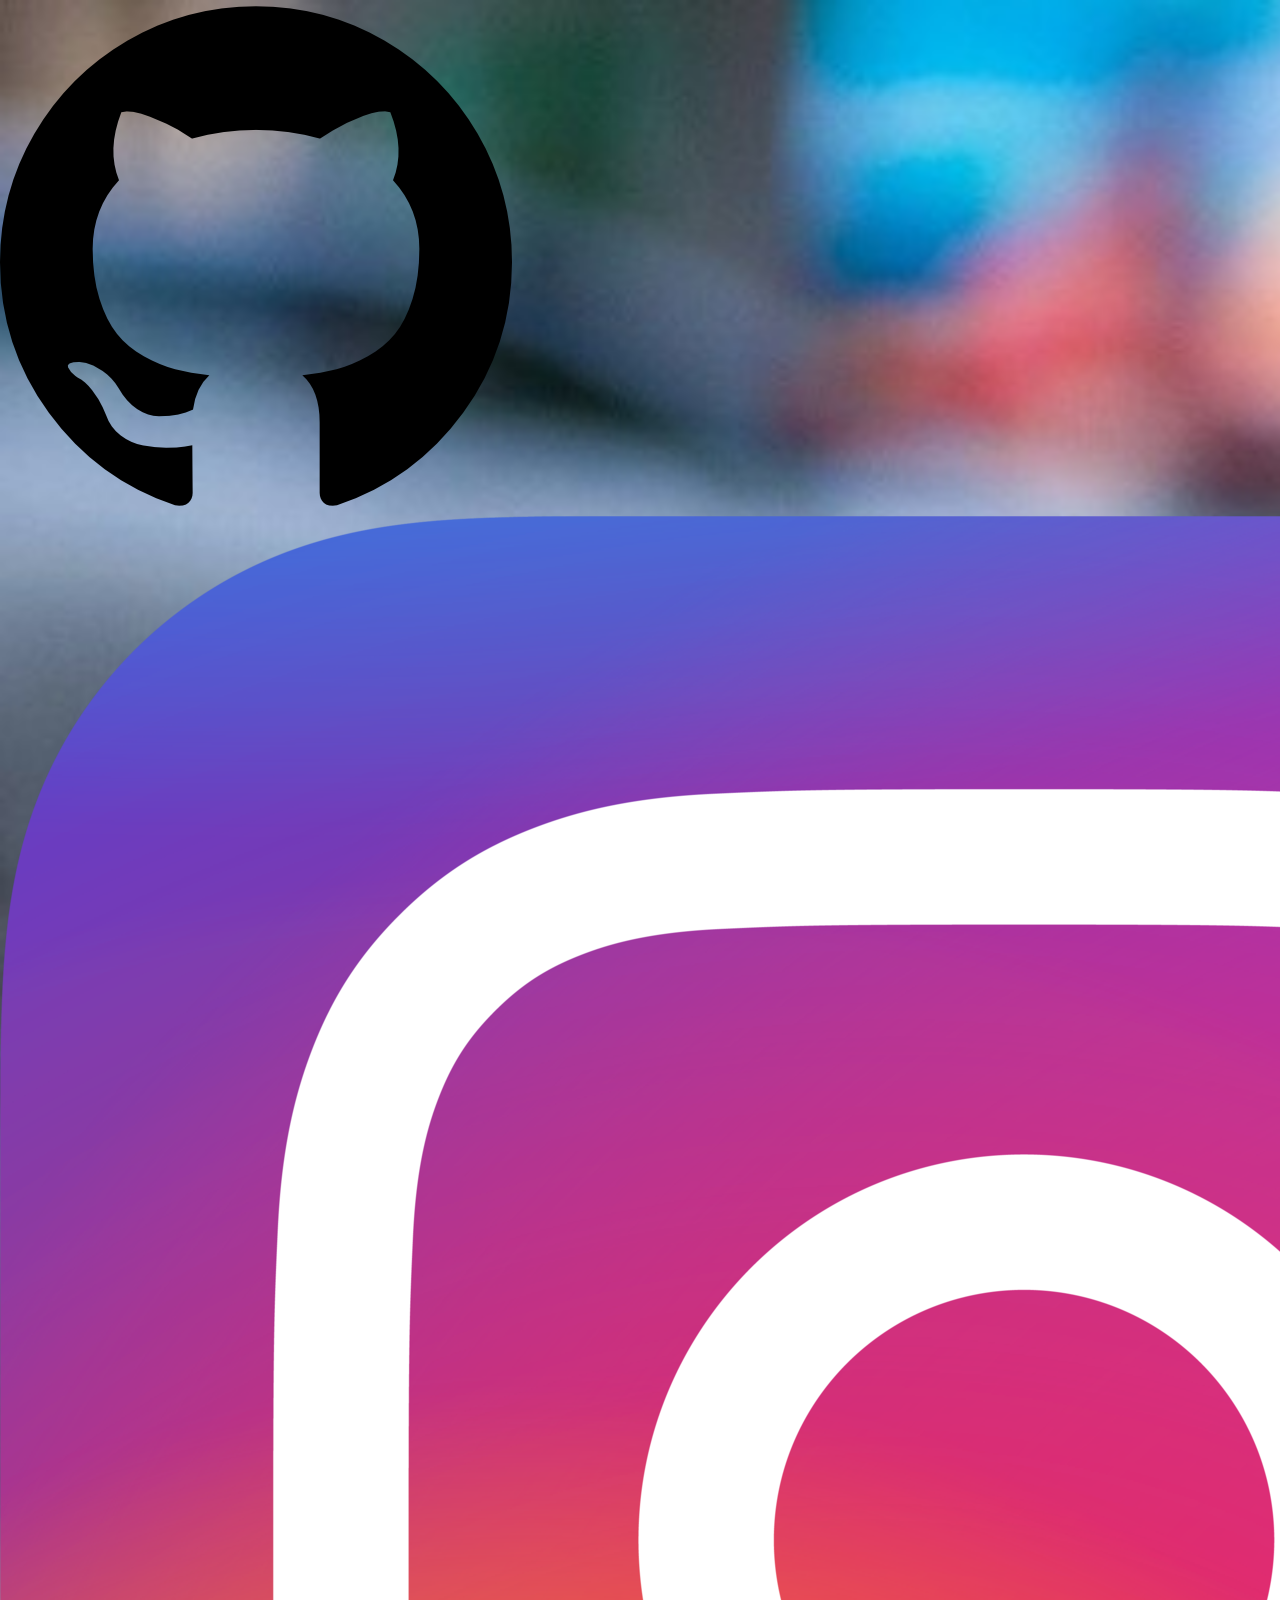
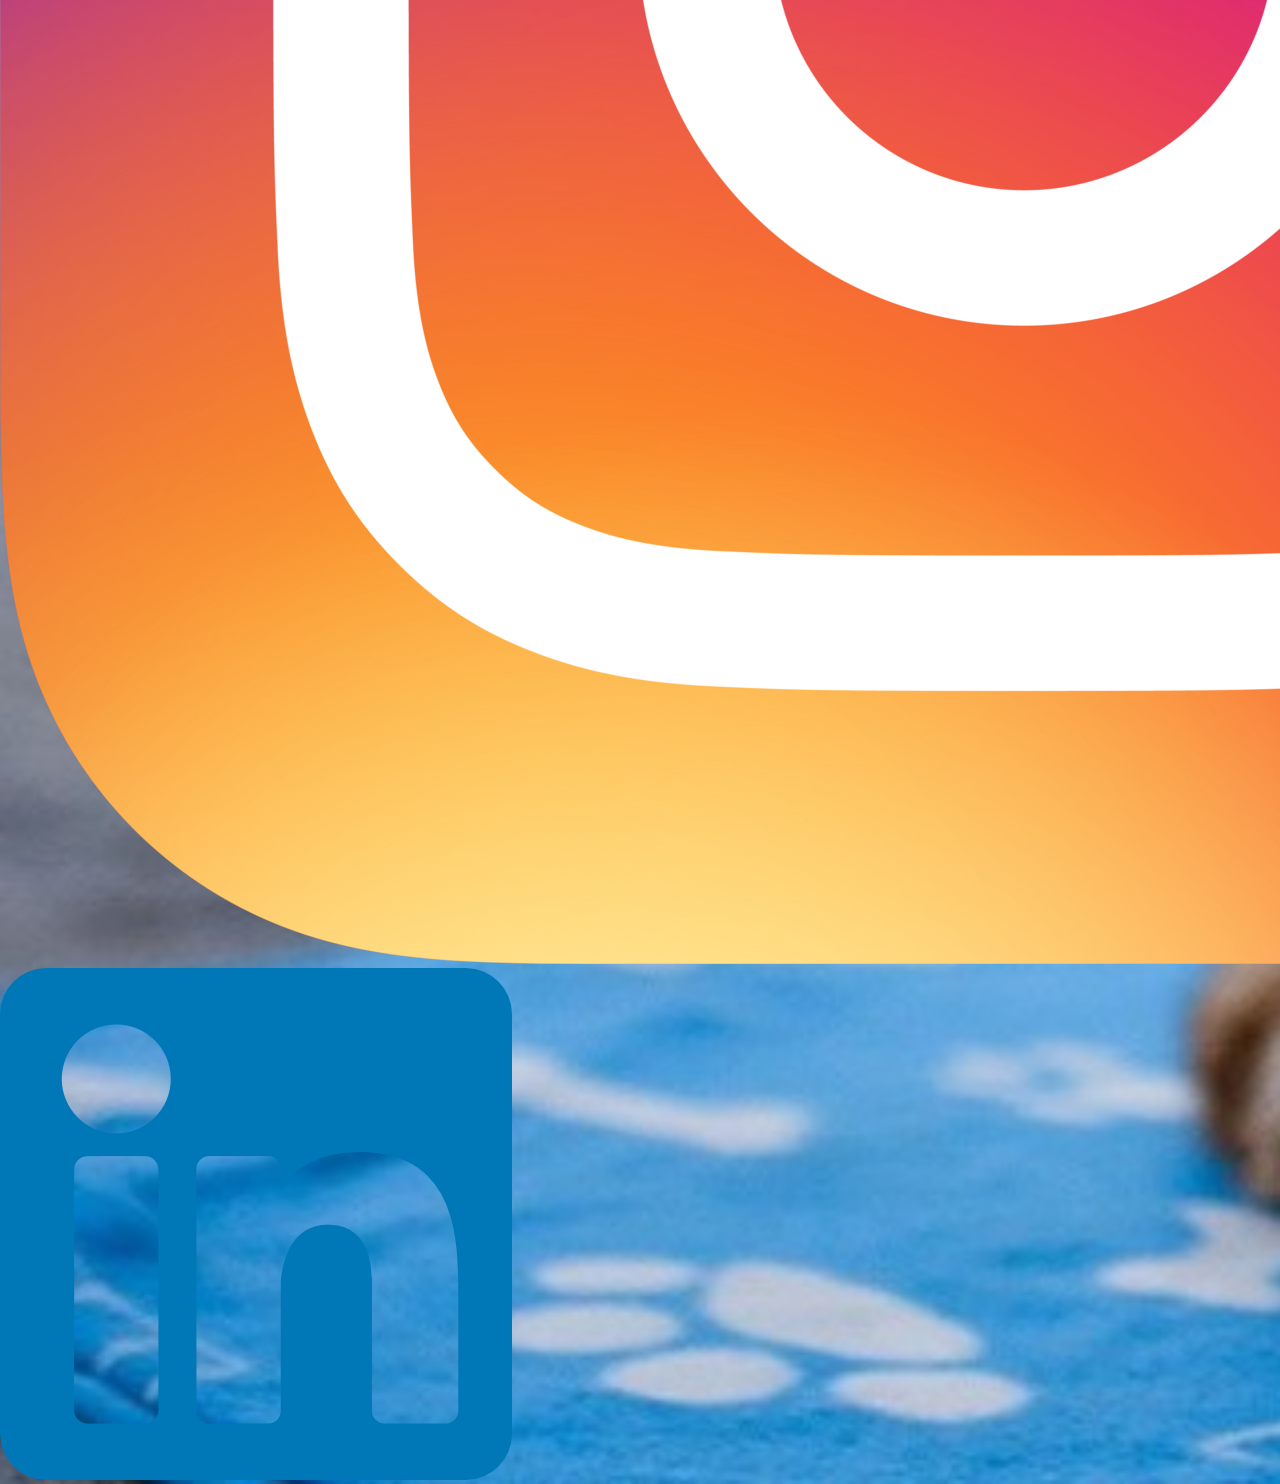
<file: Aula04/index.html>
<!DOCTYPE html>
<html lang="pt-br">

<head>
  <meta charset="UTF-8">
  <meta name="viewport" content="width=device-width, initial-scale=1.0">
  <link rel="stylesheet" href="css/estilos.css">
  <title>gatopedinte</title>
</head>

<body>
  <body class="fundo">
  
  
  <div class="gato">
    


     
     <a href="https://github.com/login" target="_blank">
      <img src="/Aula04/imagens/github.png" alt="">
     </a>



     <a href="https://www.instagram.com/" target="_blank">
      <img src="/Aula04/imagens/instagram.webp" alt="">
     </a>

     <a href="https://br.linkedin.com/" target="_blank"> 
      <img src="/Aula04/imagens/linkedin.png" alt="">
     </a>
  </div>
  </body>


</body>







</html>
</file>
<file: Aula04/css/estilos.css>
.fundo {
    background: url(../imagens/gatinho.jpg);
    background-size: cover;
margin: 0%;
}


ul {
    list-style: none;
    background-color: rgba(240, 248, 255, 0.747);
    width: 100%;
    height: 50px;
    margin: 0%;
    
    
   

    text-align: end;
}
li{
    display: inline-block;
    font-size: x-large;
    text-align: center;
padding: 10px 50px;





}
nav ul li:hover{
    color: aliceblue;
    background-color: tomato;
    text-decoration: none;
}

a{ text-decoration: none;
color: black;



}
</file>
